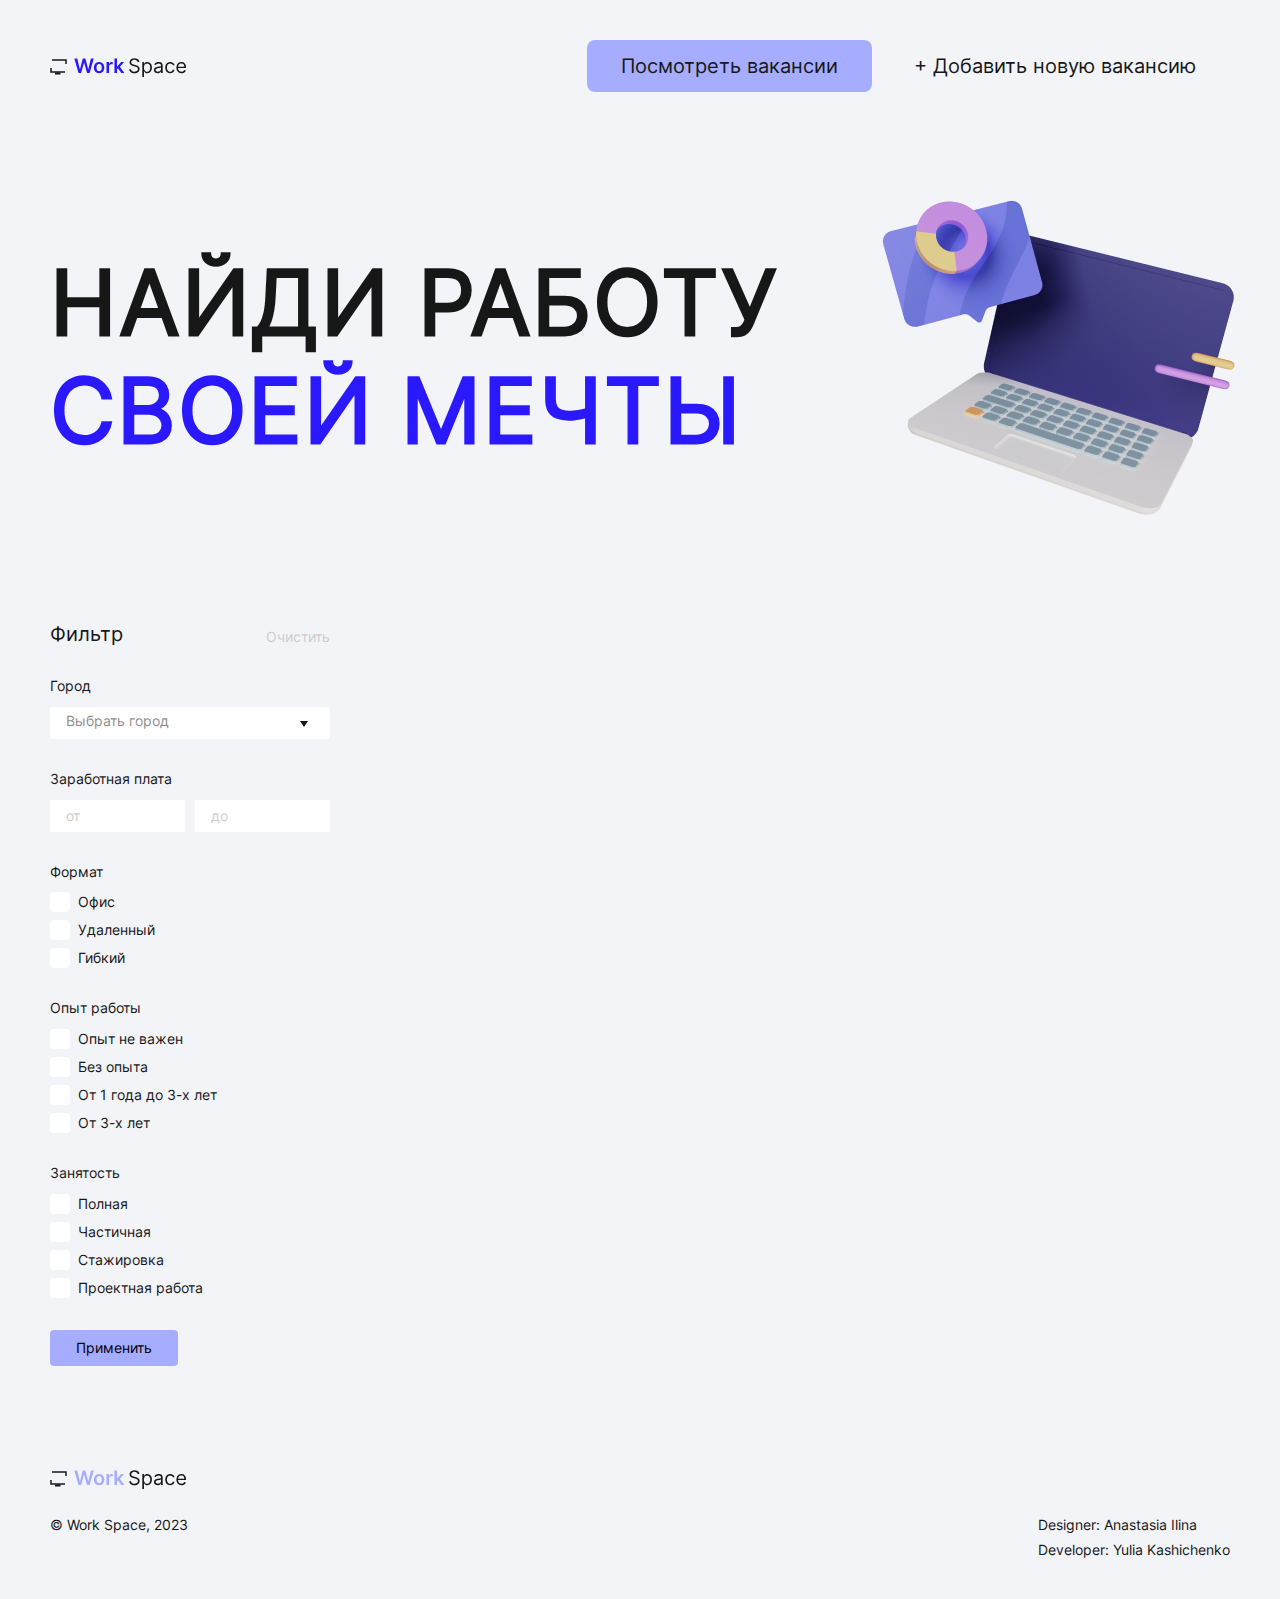
<file: index.html>
<!DOCTYPE html>
<html lang="ru">
<head>
    <meta charset="UTF-8">
    <meta name="viewport" content="width=device-width, initial-scale=1.0">
    <title>Workspace</title>
    <link rel="stylesheet" href="index.css">

    <script src="js/choices.min.js" defer></script>
    <script src="js/script.js" defer></script>
</head>
<body>
    <header class="header">
        <div class="container header__container">
            <img src="image/logo.svg" alt="logo workspace" class="header__logo">

            <div class="header__links">
                <a href="#vacancies" class="header__link">Посмотреть вакансии</a>
                <a href="employer.html" class="header__link header__link_o">+ Добавить новую вакансию</a>
            </div>
        </div>
    </header>

    <main>
        <section class="hero">
            <div class="container hero__container">
                <h1 class="hero__title">Найди работу 
                    <span class="blue-text">своей мечты</span>
                </h1>
            </div>
        </section>

        <div class="vacancies" id="vacancies">
            <div class="container vacancies__container">
                <button class="vacancies__filter-btn">
                    <span>Фильтр</span>
                    <svg class="vacancies__filter-btn-arrow" width="20" height="20" viewbox="0 0 20 20" fill="none" xmlns="http://www.w3.org/2000/svg">
                        <path d="M10 15L14 9H6L10 15Z" fill="currentColor"/>
                    </svg>
                </button>

                <section class="vacancies__filter filter">
                    <h2 class="filter__title">Фильтр</h2>

                    <form class="filter__form">
                        <fieldset class="filter__fieldset">
                            <legend class="filter__legend">Город</legend>

                            <select class="filter__select" name="city" id="city">
                                <option value="">Выбрать город</option>
                                <!-- <option>Киев</option>
                                <option>Львов</option>
                                <option>Одесса</option> -->
                            </select>
                        </fieldset>

                        <fieldset class="filter__fieldset">
                            <legend class="filter__legend">Заработная плата</legend>

                            <div class="filter__range">
                                <input type="number" class="filter__input" name="pay-from" placeholder="от">
                                <input type="number" class="filter__input" name="pay-to" placeholder="до">
                            </div>
                        </fieldset>

                        <div class="filter__checkboxes">
                            <fieldset class="filter__fieldset">
                                <legend class="filter__legend">Формат</legend>

                                <label class="filter__label checkbox">
                                    <input class="checkbox__input" type="checkbox" name="format" value="Офис">Офис
                                </label>

                                <label class="filter__label checkbox">
                                    <input class="checkbox__input" type="checkbox" name="format" value="Удаленный">Удаленный
                                </label>

                                <label class="filter__label checkbox">
                                    <input class="checkbox__input" type="checkbox" name="format" value="Гибкий">Гибкий
                                </label>
                            </fieldset>

                            <fieldset class="filter__fieldset">
                                <legend class="filter__legend">Опыт работы</legend>

                                <label class="filter__label checkbox">
                                    <input class="checkbox__input" type="checkbox" name="experience" value="Опыт не важен">Опыт не важен
                                </label>

                                <label class="filter__label checkbox">
                                    <input class="checkbox__input" type="checkbox" name="experience" value="Без опыта">Без опыта
                                </label>

                                <label class="filter__label checkbox">
                                    <input class="checkbox__input" type="checkbox" name="experience" value="От 1 года до 3-х лет">От 1 года до 3-х лет
                                </label>

                                <label class="filter__label checkbox">
                                    <input class="checkbox__input" type="checkbox" name="experience" value="От 3-х лет">От 3-х лет
                                </label>
                            </fieldset>

                            <fieldset class="filter__fieldset">
                                <legend class="filter__legend">Занятость</legend>

                                <label class="filter__label checkbox">
                                    <input class="checkbox__input" type="checkbox" name="type" value="Полная">Полная
                                </label>

                                <label class="filter__label checkbox">
                                    <input class="checkbox__input" type="checkbox" name="type" value="Частичная">Частичная
                                </label>

                                <label class="filter__label checkbox">
                                    <input class="checkbox__input" type="checkbox" name="type" value="Стажировка">Стажировка
                                </label>

                                <label class="filter__label checkbox">
                                    <input class="checkbox__input" type="checkbox" name="type" value="Проектная работа">Проектная работа
                                </label>
                            </fieldset>
                        </div>

                        <div class="filter__buttons">
                            <button class="filter__button" type="submit">Применить</button>

                            <button class="filter__reset" type="reset">Очистить</button>
                        </div>
                    </form>
                </section>

                <section class="vacancies__cards cards">
                    <h2 class="cards__title visually-hidden">Список вакансий</h2>

                    <ul class="cards__list">
                        <!-- <li class="cards__item">
                            <article class="vacancy" tabindex="0">
                                <img src="image/yadro.svg" alt="Логотип компании Yadro" class="vacancy__img">

                                <p class="vacancy__company">YADRO</p>

                                <h3 class="vacancy__title">Инженер</h3>

                                <ul class="vacancy__fields">
                                    <li class="vacancy__field">от 150 000₽</li>
                                    <li class="vacancy__field">полная занятость</li>
                                    <li class="vacancy__field">офис</li>
                                    <li class="vacancy__field">опыт от 3-х лет</li>
                                </ul>
                            </article>
                        </li>

                        <li class="cards__item">
                            <article class="vacancy" tabindex="0">
                                <img src="image/creative.svg" alt="Логотип компании Creative People" class="vacancy__img">

                                <p class="vacancy__company">Creative People</p>

                                <h3 class="vacancy__title">Графический дизайнер</h3>

                                <ul class="vacancy__fields">
                                    <li class="vacancy__field">от 110 000₽</li>
                                    <li class="vacancy__field">проектная работа</li>
                                    <li class="vacancy__field">удаленный</li>
                                    <li class="vacancy__field">опыт от 1 года до 3-х лет</li>
                                </ul>
                            </article>
                        </li> -->
                    </ul>
                </section>
            </div>
        </div>
    </main>

    <footer class="footer">
        <div class="container footer__container">
            <img src="image/logo-footer.svg" alt="logo workspace" class="footer__logo">

            <p class="footer__copyright">© Work Space, 2023</p>

            <ul class="footer__contacts">
                <li class="footer__contact">Designer: 
                    <a href="#" class="footer__link">Anastasia Ilina</a>
                </li>
                <li class="footer__contact">Developer:
                    <a href="#" class="footer__link">Yulia Kashichenko</a>
                </li>
            </ul>
        </div>
    </footer>

    <!-- <div class="modal modal__detail">
        <div class="modal__main">
            <article class="detail">
                <div class="detail__header">
                    <img src="./image/creative.svg" alt="Логотип компании Creative" class="detail__logo">
                    <p class="detail__company">Creative People</p>
                    <h2 class="detail__title">Графический дизайнер</h2>
                </div>
                <div class="detail__main">
                    <p class="detail__description">
                        Привет. Мы в CreativePeople ищем middle графического дизайнера в свою дизайн команду. Удаленно, из любой точки нашей страны, где у вас будет хороший интернет. Опыт работы в разработке логотипов, фирменных стилей обязателен.
                        <br/>
                        У нас в портфолио много крупных российских компаний, с некоторыми мы работаем уже много лет и делаем самые разные проекты, от сайтов до мобильных приложений.
                    </p>

                    <ul class="detail__fields">
                        <li class="detail__field">от 110 000₽</li>
                        <li class="detail__field">проектная работа</li>
                        <li class="detail__field">удаленный</li>
                        <li class="detail__field">опыт от 1 года до 3-х лет</li>
                        <li class="detail__field">Москва</li>
                    </ul>
                </div>

                <p class="detail__resume">Отправляйте резюме на
                    <a class="blue-text" href="mailto:CreativePeople@gmail.com">CreativePeople@gmail.com</a>
                </p>
            </article>

            <button class="modal__close">
                <svg width="20" height="20" viewBox="0 0 20 20" fill="none" xmlns="http://www.w3.org/2000/svg">
                    <g>
                        <path d="M10.7831 10L15.3887 5.39444C15.4797 5.28816 15.5272 5.15145 15.5218 5.01163C15.5164 4.87181 15.4585 4.73918 15.3595 4.64024C15.2606 4.5413 15.128 4.48334 14.9881 4.47794C14.8483 4.47254 14.7116 4.52009 14.6053 4.61111L9.99977 9.21666L5.39421 4.60555C5.2896 4.50094 5.14771 4.44217 4.99977 4.44217C4.85182 4.44217 4.70994 4.50094 4.60532 4.60555C4.50071 4.71017 4.44194 4.85205 4.44194 5C4.44194 5.14794 4.50071 5.28983 4.60532 5.39444L9.21643 10L4.60532 14.6056C4.54717 14.6554 4.49993 14.7166 4.46659 14.7856C4.43324 14.8545 4.4145 14.9296 4.41155 15.0061C4.40859 15.0826 4.42148 15.1589 4.44941 15.2302C4.47734 15.3015 4.51971 15.3662 4.57385 15.4204C4.62799 15.4745 4.69274 15.5169 4.76403 15.5448C4.83532 15.5727 4.91162 15.5856 4.98813 15.5827C5.06464 15.5797 5.13972 15.561 5.20864 15.5276C5.27757 15.4943 5.33885 15.447 5.38866 15.3889L9.99977 10.7833L14.6053 15.3889C14.7116 15.4799 14.8483 15.5275 14.9881 15.5221C15.128 15.5167 15.2606 15.4587 15.3595 15.3598C15.4585 15.2608 15.5164 15.1282 15.5218 14.9884C15.5272 14.8485 15.4797 14.7118 15.3887 14.6056L10.7831 10Z" fill="#CCCCCC"/>
                    </g>
                </svg>
                    
            </button>
        </div>
    </div> -->
</body>
</html>
</file>
<file: index.css>
@import 'style/normalize.css';
@import 'style/choices.min.css';
@import 'style/style.css';
@import 'style/header.css';
@import 'style/hero.css';
@import 'style/vacancies.css';
@import 'style/filter.css';
@import 'style/choices.css';
@import 'style/checkbox.css';
@import 'style/cards.css';
@import 'style/vacancy.css';
@import 'style/footer.css';
@import 'style/modal.css';
@import 'style/detail.css';

@import 'style/employer.css';
@import 'style/radio.css';
@import 'style/file.css';
</file>
